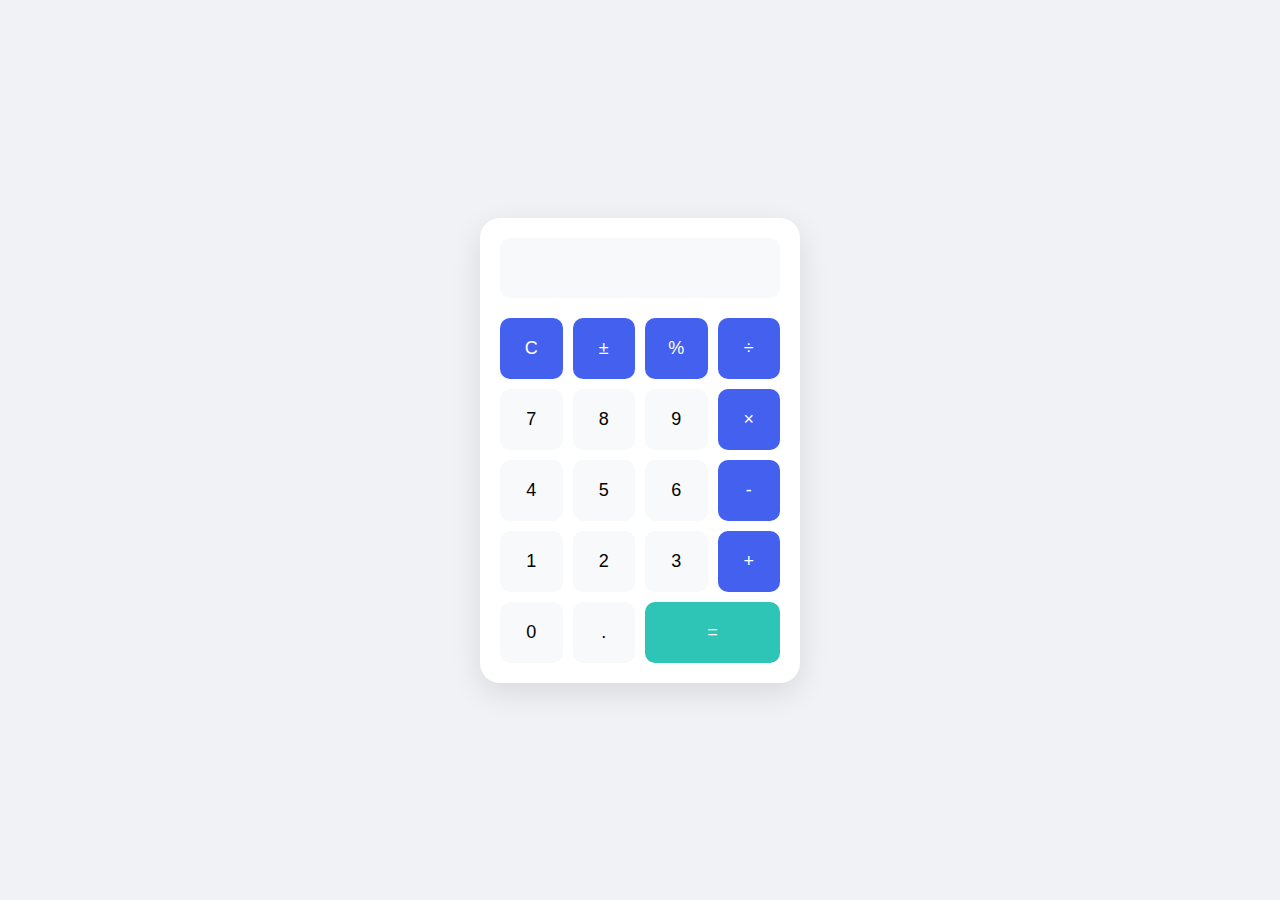
<file: Calculator/index.html>
<!DOCTYPE html>
<html lang="en">
<head>
    <meta charset="UTF-8">
    <meta name="viewport" content="width=device-width, initial-scale=1.0">
    <title>Calculator</title>
    <link rel="stylesheet" href="styles.css">
</head>
<body>
    <div class="calculator">
        <input type="text" class="display" id="display" readonly>
        <div class="buttons">
            <button class="operator">C</button>
            <button class="operator">±</button>
            <button class="operator">%</button>
            <button class="operator">÷</button>
            <button>7</button>
            <button>8</button>
            <button>9</button>
            <button class="operator">×</button>
            <button>4</button>
            <button>5</button>
            <button>6</button>
            <button class="operator">-</button>
            <button>1</button>
            <button>2</button>
            <button>3</button>
            <button class="operator">+</button>
            <button>0</button>
            <button>.</button>
            <button class="equals">=</button>
        </div>
    </div>
    <script src="script.js"></script>
</body>
</html>
</file>
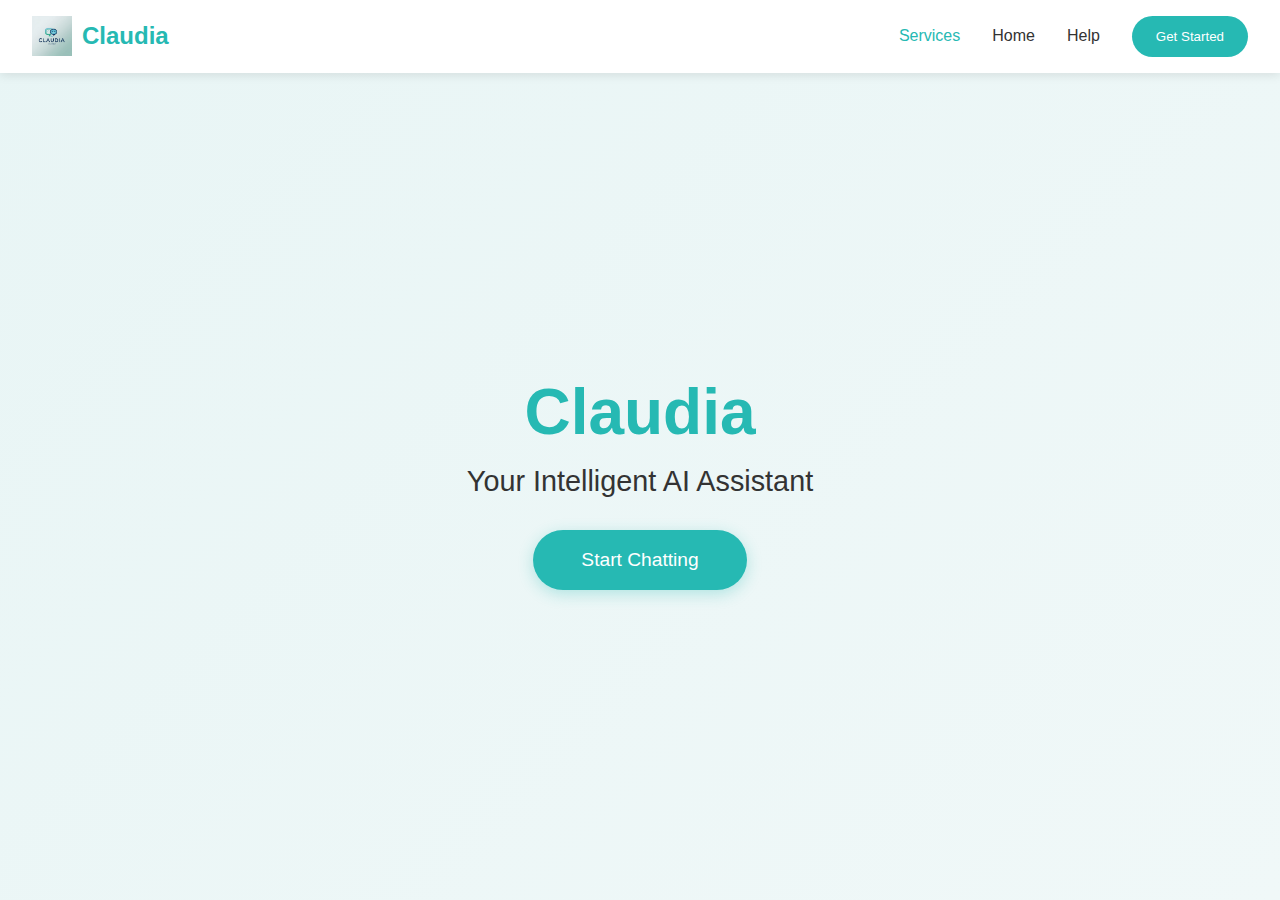
<file: Chat Bot Ai/index.html>
<!DOCTYPE html>
<html lang="en">
<head>
    <meta charset="UTF-8">
    <meta name="viewport" content="width=device-width, initial-scale=1.0">
    <title>Claudia - AI Chatbot</title>
    <link rel="stylesheet" href="style.css">
    <link rel="stylesheet" href="https://cdnjs.cloudflare.com/ajax/libs/font-awesome/6.4.0/css/all.min.css">
</head>
<body>
    <nav class="navbar">
        <div class="logo">
            <img src="images/claudia-logo.jpg" alt="Claudia Logo">
            <span>Claudia</span>
        </div>
        <div class="nav-links">
            <a href="#" class="active">Services</a>
            <a href="../index.html">Home</a>
            <a href="#">Help</a>
            <button class="get-started">Get Started</button>
        </div>
    </nav>

    <main class="hero-section">
        <div class="hero-content">
            <h1>Claudia</h1>
            <p class="subtitle">Your Intelligent AI Assistant</p>
            <button class="chat-button">Start Chatting</button>
        </div>
    </main>

    <div class="chat-container" id="chatContainer">
        <div class="chat-box">
            <div class="chat-header">
                <img src="images/claudia-logo.jpg" alt="Claudia Logo" class="chat-logo">
                <h2>Chat with Claudia</h2>
                <button class="close-chat" id="closeChat">&times;</button>
            </div>
            <div class="chat-body">
                <div class="message bot-message">
                    <p>Hi! I'm Claudia, how can I assist you today?</p>
                </div>
            </div>
            <div class="chat-input">
                <input type="text" id="user-input" placeholder="Type your message...">
                <button id="send-btn">
                    <i class="fas fa-paper-plane"></i>
                </button>
            </div>
        </div>
    </div>

    <script src="script.js"></script>
</body>
</html>
</file>
<file: Calculator/styles.css>
* {
    margin: 0;
    padding: 0;
    box-sizing: border-box;
    font-family: 'Arial', sans-serif;
}

body {
    display: flex;
    justify-content: center;
    align-items: center;
    min-height: 100vh;
    background: #f0f2f5;
}

.calculator {
    background: #ffffff;
    border-radius: 20px;
    box-shadow: 0 10px 30px rgba(0, 0, 0, 0.1);
    padding: 20px;
    width: 320px;
}

.display {
    width: 100%;
    height: 60px;
    border: none;
    background: #f8f9fa;
    border-radius: 10px;
    text-align: right;
    padding: 0 20px;
    font-size: 24px;
    margin-bottom: 20px;
    color: #333;
}

.buttons {
    display: grid;
    grid-template-columns: repeat(4, 1fr);
    gap: 10px;
}

button {
    border: none;
    background: #f8f9fa;
    padding: 20px;
    font-size: 18px;
    border-radius: 10px;
    cursor: pointer;
    transition: all 0.3s ease;
}

button:hover {
    background: #e9ecef;
}

button:active {
    transform: scale(0.95);
}

.operator {
    background: #4361ee;
    color: white;
}

.operator:hover {
    background: #3046c5;
}

.equals {
    background: #2ec4b6;
    color: white;
    grid-column: span 2;
}

.equals:hover {
    background: #259d92;
}

.clear {
    background: #ff6b6b;
    color: white;
}

.clear:hover {
    background: #ff5252;
}
</file>
<file: Chat Bot Ai/style.css>
:root {
    --primary-color: #26B9B3;
    --secondary-color: #E8F5F5;
    --text-color: #333333;
    --white: #FFFFFF;
}

* {
    margin: 0;
    padding: 0;
    box-sizing: border-box;
    font-family: 'Segoe UI', sans-serif;
}

body {
    background: linear-gradient(135deg, var(--secondary-color), #F0F8F8);
    min-height: 100vh;
}

.navbar {
    background: var(--white);
    padding: 1rem 2rem;
    display: flex;
    justify-content: space-between;
    align-items: center;
    box-shadow: 0 2px 10px rgba(0, 0, 0, 0.1);
}

.logo {
    display: flex;
    align-items: center;
    gap: 10px;
}

.logo img {
    width: 40px;
    height: 40px;
}

.logo span {
    font-size: 1.5rem;
    font-weight: 600;
    color: var(--primary-color);
}

.nav-links {
    display: flex;
    align-items: center;
    gap: 2rem;
}

.nav-links a {
    text-decoration: none;
    color: var(--text-color);
    font-weight: 500;
}

.nav-links a.active {
    color: var(--primary-color);
}

.get-started {
    background: var(--primary-color);
    color: var(--white);
    border: none;
    padding: 0.8rem 1.5rem;
    border-radius: 25px;
    cursor: pointer;
    font-weight: 500;
    transition: background 0.3s ease;
}

.hero-section {
    display: flex;
    justify-content: center;
    align-items: center;
    min-height: calc(100vh - 80px);
    padding: 2rem;
    text-align: center;
}

.hero-content {
    max-width: 600px;
}

.hero-content h1 {
    font-size: 4rem;
    color: var(--primary-color);
    margin-bottom: 1rem;
}

.subtitle {
    font-size: 1.8rem;
    color: var(--text-color);
    margin-bottom: 2rem;
}

.chat-button {
    background: var(--primary-color);
    color: var(--white);
    border: none;
    padding: 1.2rem 3rem;
    border-radius: 30px;
    font-size: 1.2rem;
    cursor: pointer;
    transition: all 0.3s ease;
    box-shadow: 0 4px 15px rgba(38, 185, 179, 0.3);
}

.chat-button:hover {
    transform: translateY(-2px);
    box-shadow: 0 6px 20px rgba(38, 185, 179, 0.4);
}

.hero-image {
    flex: 1;
    display: flex;
    justify-content: center;
}

.hero-image img {
    width: 300px;
    height: 400px;
    object-fit: contain;
}

.chat-container {
    position: fixed;
    bottom: 2rem;
    right: 2rem;
    display: none;
}

.chat-box {
    width: 350px;
    background: var(--white);
    border-radius: 15px;
    overflow: hidden;
    box-shadow: 0 5px 25px rgba(0, 0, 0, 0.2);
}

.chat-header {
    background: var(--primary-color);
    padding: 1rem;
    color: var(--white);
    display: flex;
    align-items: center;
    gap: 10px;
}

.chat-logo {
    width: 30px;
    height: 30px;
}

.close-chat {
    margin-left: auto;
    background: none;
    border: none;
    color: var(--white);
    font-size: 1.5rem;
    cursor: pointer;
}

.chat-body {
    height: 400px;
    padding: 1rem;
    overflow-y: auto;
}

.message {
    margin-bottom: 1rem;
    max-width: 80%;
    display: flex;
}

.bot-message {
    margin-right: auto;
    justify-content: flex-start;
}

.user-message {
    margin-left: auto;
    justify-content: flex-end;
    width: 100%;
    display: flex;
    flex-direction: column;
    align-items: flex-end;
}

.message p {
    padding: 0.8rem 1rem;
    border-radius: 15px;
    background: var(--secondary-color);
    display: inline-block;
    max-width: fit-content;
}

.user-message p {
    background: var(--primary-color);
    color: var(--white);
    text-align: right;
}

.chat-input {
    padding: 1rem;
    background: var(--secondary-color);
    display: flex;
    gap: 10px;
}

#user-input {
    flex: 1;
    padding: 0.8rem;
    border: 1px solid #ddd;
    border-radius: 25px;
    outline: none;
    font-size: 1rem;
}

#send-btn {
    background: var(--primary-color);
    color: var(--white);
    border: none;
    width: 40px;
    height: 40px;
    border-radius: 50%;
    cursor: pointer;
    transition: transform 0.3s ease;
}

#send-btn:hover {
    transform: scale(1.1);
}

@keyframes float {
    0% { transform: translateY(0px); }
    50% { transform: translateY(-20px); }
    100% { transform: translateY(0px); }
}

@media (max-width: 768px) {
    .hero-content h1 {
        font-size: 3rem;
    }
    
    .subtitle {
        font-size: 1.4rem;
    }
    
    .chat-button {
        padding: 1rem 2.5rem;
        font-size: 1.1rem;
    }
}

.chat-body::-webkit-scrollbar-thumb {
    background: #888;
    border-radius: 3px;
}

/* Mobile responsiveness */
@media (max-width: 480px) {
    .container {
        padding: 10px;
    }
    
    .chat-body {
        height: 70vh;
    }
}
</file>
